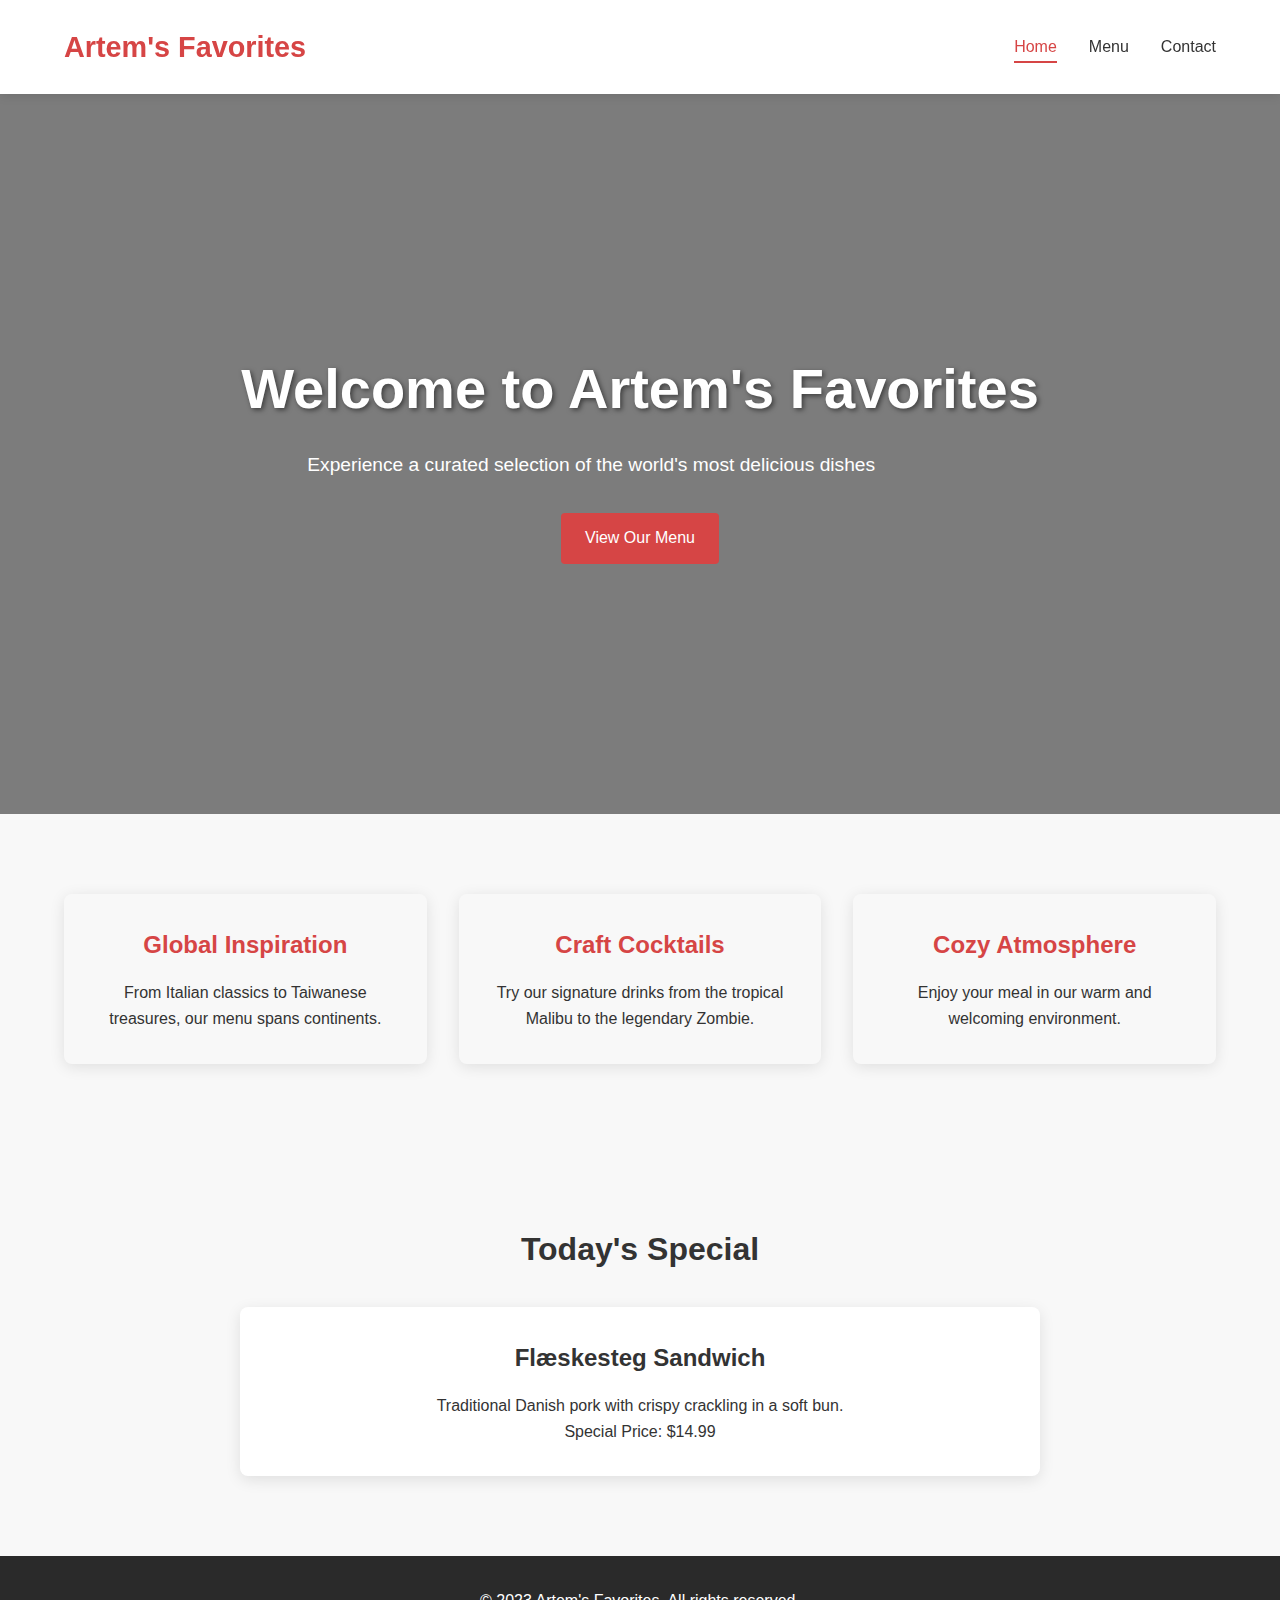
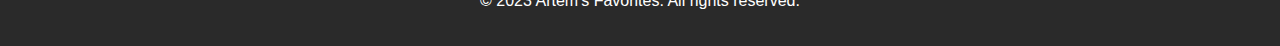
<file: index.html>
<!DOCTYPE html>
<html lang="en">
<head>
    <meta charset="UTF-8">
    <meta name="viewport" content="width=device-width, initial-scale=1.0">
    <title>Artem's Favorites - Home</title>
    <link rel="stylesheet" href="css/styles.css">
</head>
<body>
    <header>
        <div class="logo">Artem's Favorites</div>
        <nav>
            <ul>
                <li><a href="index.html" class="active">Home</a></li>
                <li><a href="menu.html">Menu</a></li>
                <li><a href="contact.html">Contact</a></li>
            </ul>
        </nav>
    </header>

    <section class="hero">
        <div class="hero-content">
            <h1>Welcome to Artem's Favorites</h1>
            <p>Experience a curated selection of the world's most delicious dishes</p>
            <a href="menu.html" class="btn">View Our Menu</a>
        </div>
    </section>

    <section class="features">
        <div class="feature">
            <h2>Global Inspiration</h2>
            <p>From Italian classics to Taiwanese treasures, our menu spans continents.</p>
        </div>
        <div class="feature">
            <h2>Craft Cocktails</h2>
            <p>Try our signature drinks from the tropical Malibu to the legendary Zombie.</p>
        </div>
        <div class="feature">
            <h2>Cozy Atmosphere</h2>
            <p>Enjoy your meal in our warm and welcoming environment.</p>
        </div>
    </section>

    <section class="highlight" id="dish-highlight">
        <h2>Today's Special</h2>
        <div class="dish-card">
            <div class="dish-info">
                <h3>Chef's Special</h3>
                <p>Loading today's recommendation...</p>
            </div>
        </div>
    </section>

    <footer>
        <p>&copy; 2023 Artem's Favorites. All rights reserved.</p>
    </footer>

    <script src="js/script.js"></script>
</body>
</html>
</file>
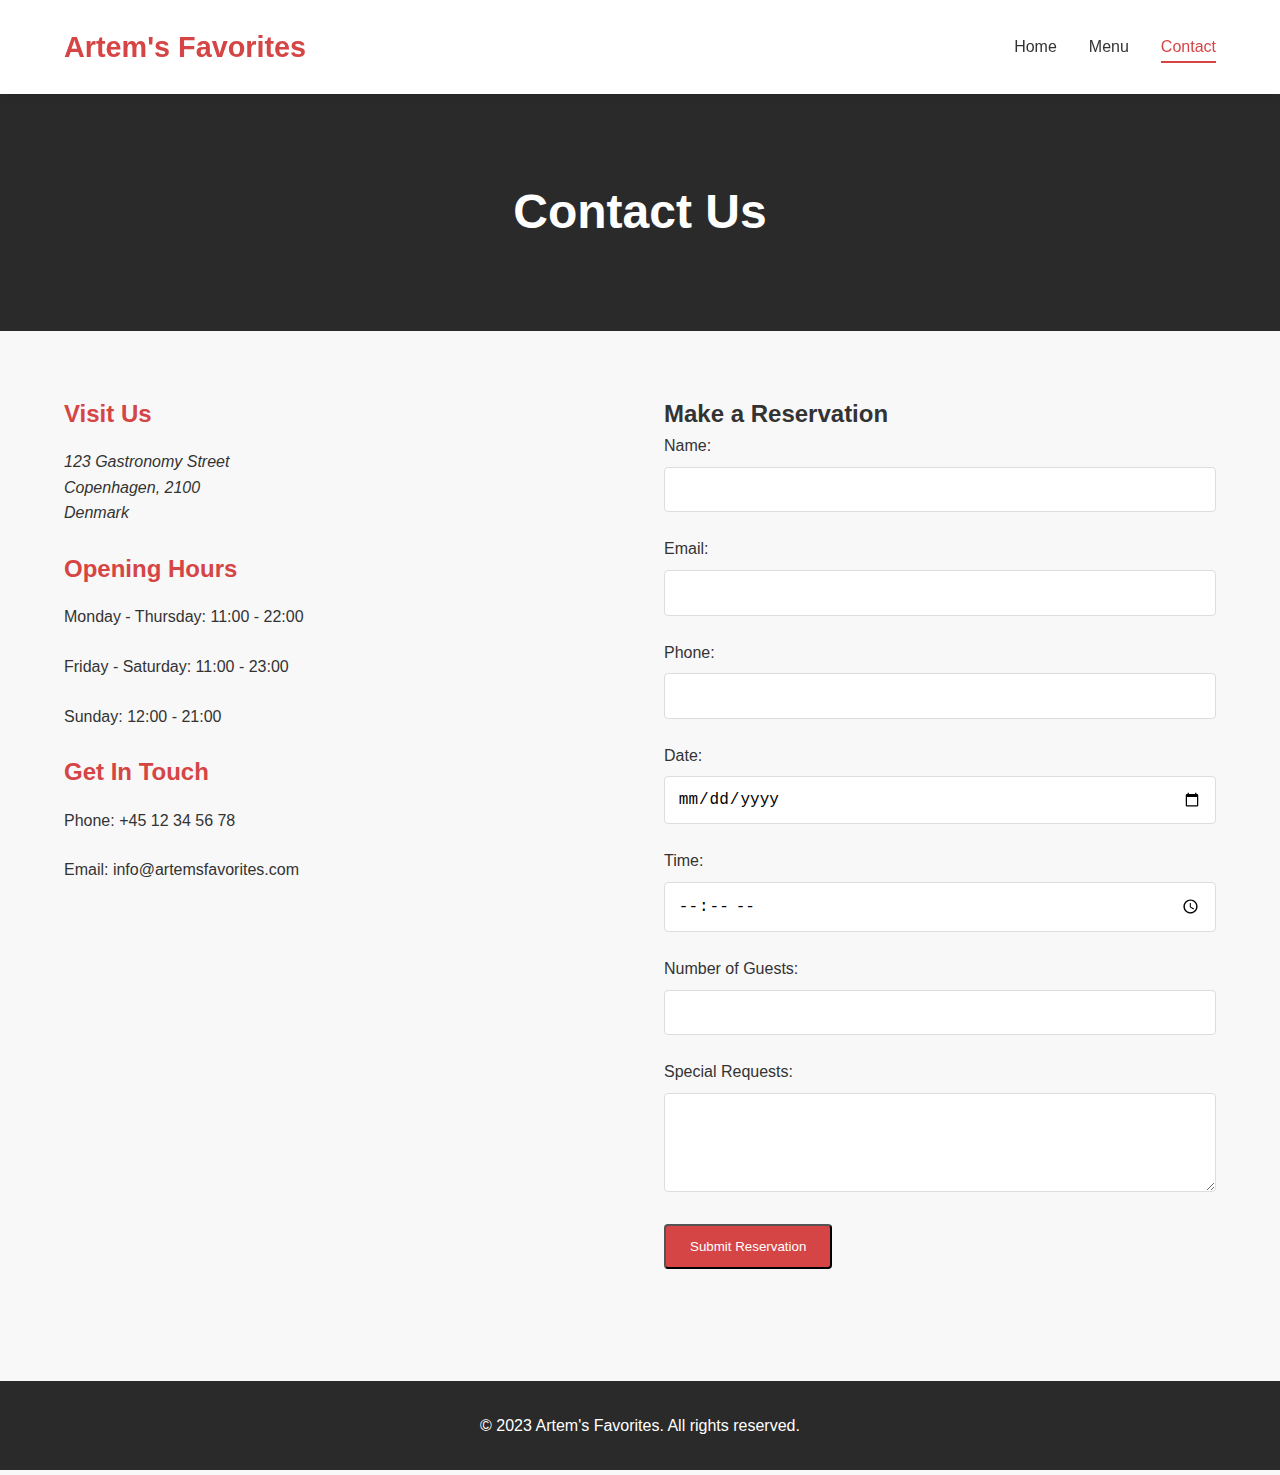
<file: contact.html>
<!DOCTYPE html>
<html lang="en">
<head>
    <meta charset="UTF-8">
    <meta name="viewport" content="width=device-width, initial-scale=1.0">
    <title>Artem's Favorites - Contact</title>
    <link rel="stylesheet" href="css/styles.css">
</head>
<body>
    <header>
        <div class="logo">Artem's Favorites</div>
        <nav>
            <ul>
                <li><a href="index.html">Home</a></li>
                <li><a href="menu.html">Menu</a></li>
                <li><a href="contact.html" class="active">Contact</a></li>
            </ul>
        </nav>
    </header>

    <section class="page-title">
        <h1>Contact Us</h1>
    </section>

    <section class="contact-container">
        <div class="contact-info">
            <h2>Visit Us</h2>
            <address>
                123 Gastronomy Street<br>
                Copenhagen, 2100<br>
                Denmark
            </address>
            
            <h2>Opening Hours</h2>
            <p>Monday - Thursday: 11:00 - 22:00</p>
            <p>Friday - Saturday: 11:00 - 23:00</p>
            <p>Sunday: 12:00 - 21:00</p>
            
            <h2>Get In Touch</h2>
            <p>Phone: +45 12 34 56 78</p>
            <p>Email: info@artemsfavorites.com</p>
        </div>
        
        <div class="contact-form">
            <h2>Make a Reservation</h2>
            <form id="reservation-form">
                <div class="form-group">
                    <label for="name">Name:</label>
                    <input type="text" id="name" name="name" required>
                </div>
                
                <div class="form-group">
                    <label for="email">Email:</label>
                    <input type="email" id="email" name="email" required>
                </div>
                
                <div class="form-group">
                    <label for="phone">Phone:</label>
                    <input type="tel" id="phone" name="phone">
                </div>
                
                <div class="form-group">
                    <label for="date">Date:</label>
                    <input type="date" id="date" name="date" required>
                </div>
                
                <div class="form-group">
                    <label for="time">Time:</label>
                    <input type="time" id="time" name="time" required>
                </div>
                
                <div class="form-group">
                    <label for="guests">Number of Guests:</label>
                    <input type="number" id="guests" name="guests" min="1" max="12" required>
                </div>
                
                <div class="form-group">
                    <label for="message">Special Requests:</label>
                    <textarea id="message" name="message" rows="4"></textarea>
                </div>
                
                <button type="submit" class="btn">Submit Reservation</button>
            </form>
            <div id="form-message"></div>
        </div>
    </section>

    <footer>
        <p>&copy; 2023 Artem's Favorites. All rights reserved.</p>
    </footer>

    <script src="js/script.js"></script>
</body>
</html>
</file>
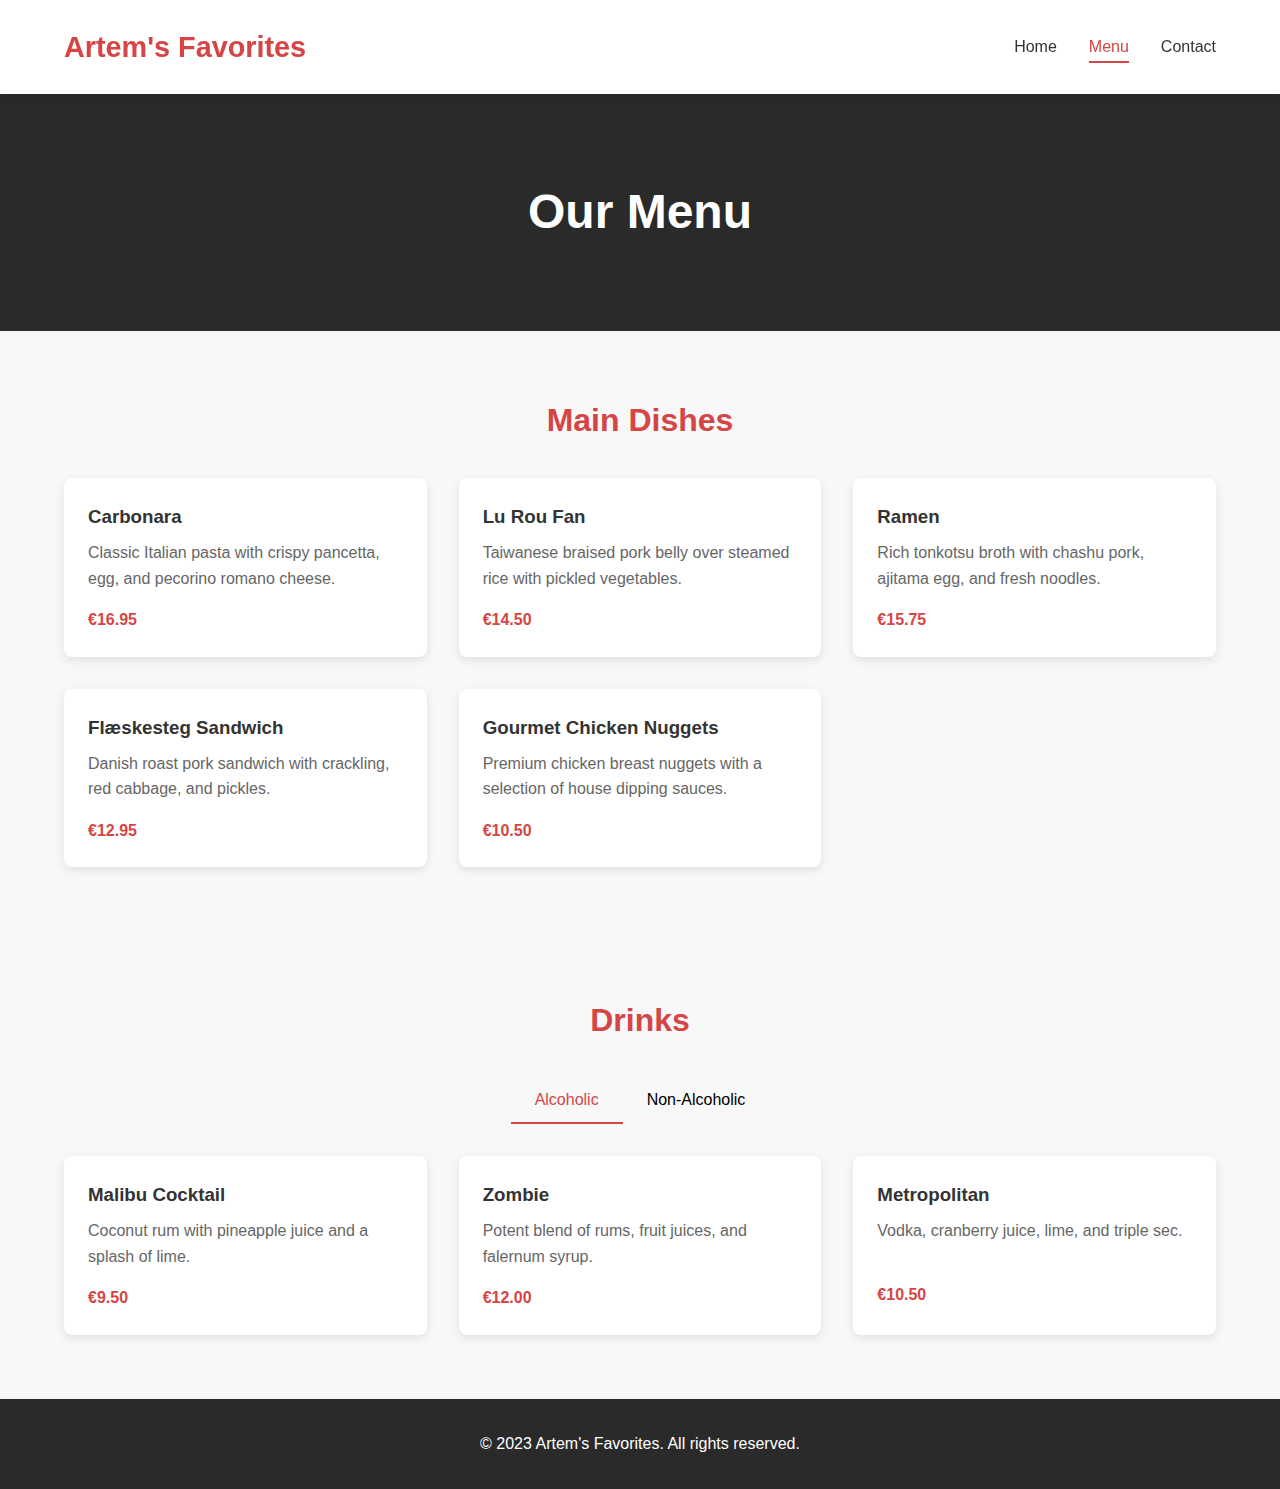
<file: menu.html>
<!DOCTYPE html>
<html lang="en">
<head>
    <meta charset="UTF-8">
    <meta name="viewport" content="width=device-width, initial-scale=1.0">
    <title>Artem's Favorites - Menu</title>
    <link rel="stylesheet" href="css/styles.css">
</head>
<body>
    <header>
        <div class="logo">Artem's Favorites</div>
        <nav>
            <ul>
                <li><a href="index.html">Home</a></li>
                <li><a href="menu.html" class="active">Menu</a></li>
                <li><a href="contact.html">Contact</a></li>
            </ul>
        </nav>
    </header>

    <section class="page-title">
        <h1>Our Menu</h1>
    </section>

    <section class="menu-section">
        <h2>Main Dishes</h2>
        <div class="menu-grid">
            <div class="menu-item" data-item="carbonara">
                <h3>Carbonara</h3>
                <p class="description">Classic Italian pasta with crispy pancetta, egg, and pecorino romano cheese.</p>
                <p class="price">€16.95</p>
            </div>
            <div class="menu-item" data-item="lu-rou-fan">
                <h3>Lu Rou Fan</h3>
                <p class="description">Taiwanese braised pork belly over steamed rice with pickled vegetables.</p>
                <p class="price">€14.50</p>
            </div>
            <div class="menu-item" data-item="ramen">
                <h3>Ramen</h3>
                <p class="description">Rich tonkotsu broth with chashu pork, ajitama egg, and fresh noodles.</p>
                <p class="price">€15.75</p>
            </div>
            <div class="menu-item" data-item="flaeskesteg">
                <h3>Flæskesteg Sandwich</h3>
                <p class="description">Danish roast pork sandwich with crackling, red cabbage, and pickles.</p>
                <p class="price">€12.95</p>
            </div>
            <div class="menu-item" data-item="chicken-nuggets">
                <h3>Gourmet Chicken Nuggets</h3>
                <p class="description">Premium chicken breast nuggets with a selection of house dipping sauces.</p>
                <p class="price">€10.50</p>
            </div>
        </div>
    </section>

    <section class="menu-section">
        <h2>Drinks</h2>
        <div class="menu-tabs">
            <button class="tab-btn active" data-tab="alcoholic">Alcoholic</button>
            <button class="tab-btn" data-tab="non-alcoholic">Non-Alcoholic</button>
        </div>
        
        <div class="tab-content active" id="alcoholic">
            <div class="menu-grid">
                <div class="menu-item">
                    <h3>Malibu Cocktail</h3>
                    <p class="description">Coconut rum with pineapple juice and a splash of lime.</p>
                    <p class="price">€9.50</p>
                </div>
                <div class="menu-item">
                    <h3>Zombie</h3>
                    <p class="description">Potent blend of rums, fruit juices, and falernum syrup.</p>
                    <p class="price">€12.00</p>
                </div>
                <div class="menu-item">
                    <h3>Metropolitan</h3>
                    <p class="description">Vodka, cranberry juice, lime, and triple sec.</p>
                    <p class="price">€10.50</p>
                </div>
            </div>
        </div>
        
        <div class="tab-content" id="non-alcoholic">
            <div class="menu-grid">
                <div class="menu-item">
                    <h3>Faxe Kondi</h3>
                    <p class="description">Refreshing Danish lemon-lime soda.</p>
                    <p class="price">€3.50</p>
                </div>
                <div class="menu-item">
                    <h3>Black Tea</h3>
                    <p class="description">Premium loose-leaf black tea, served hot or cold.</p>
                    <p class="price">€4.00</p>
                </div>
                <div class="menu-item">
                    <h3>Dark Roast Coffee</h3>
                    <p class="description">Rich, aromatic coffee from ethically sourced beans.</p>
                    <p class="price">€4.50</p>
                </div>
            </div>
        </div>
    </section>

    <footer>
        <p>&copy; 2023 Artem's Favorites. All rights reserved.</p>
    </footer>

    <script src="js/script.js"></script>
</body>
</html>
</file>
<file: css/styles.css>
/* General Styles */
:root {
    --primary-color: #d64545;
    --secondary-color: #2a2a2a;
    --accent-color: #f8c949;
    --light-color: #f8f8f8;
    --dark-color: #333333;
}

* {
    margin: 0;
    padding: 0;
    box-sizing: border-box;
}

body {
    font-family: 'Segoe UI', Tahoma, Geneva, Verdana, sans-serif;
    line-height: 1.6;
    color: var(--dark-color);
    background-color: var(--light-color);
}

a {
    text-decoration: none;
    color: inherit;
}

/* Header Styles */
header {
    display: flex;
    justify-content: space-between;
    align-items: center;
    padding: 1.5rem 5%;
    background-color: white;
    box-shadow: 0 2px 10px rgba(0, 0, 0, 0.1);
    position: sticky;
    top: 0;
    z-index: 100;
}

.logo {
    font-size: 1.8rem;
    font-weight: bold;
    color: var(--primary-color);
}

nav ul {
    display: flex;
    list-style-type: none;
}

nav ul li {
    margin-left: 2rem;
}

nav ul li a {
    font-weight: 500;
    transition: color 0.3s ease;
    padding: 0.5rem 0;
    position: relative;
}

nav ul li a:hover, nav ul li a.active {
    color: var(--primary-color);
}

nav ul li a::after {
    content: '';
    position: absolute;
    bottom: 0;
    left: 0;
    width: 0;
    height: 2px;
    background-color: var(--primary-color);
    transition: width 0.3s ease;
}

nav ul li a:hover::after, nav ul li a.active::after {
    width: 100%;
}

/* Hero Section */
.hero {
    height: 80vh;
    background: linear-gradient(rgba(0, 0, 0, 0.5), rgba(0, 0, 0, 0.5)), url('https://source.unsplash.com/random/1600x900/?restaurant,food') no-repeat center center/cover;
    display: flex;
    align-items: center;
    justify-content: center;
    text-align: center;
    color: white;
}

.hero-content h1 {
    font-size: 3.5rem;
    margin-bottom: 1rem;
    text-shadow: 2px 2px 5px rgba(0, 0, 0, 0.5);
}

.hero-content p {
    font-size: 1.2rem;
    margin-bottom: 2rem;
    max-width: 700px;
}

.btn {
    display: inline-block;
    padding: 0.8rem 1.5rem;
    background-color: var(--primary-color);
    color: white;
    border-radius: 4px;
    font-weight: 500;
    transition: all 0.3s ease;
}

.btn:hover {
    background-color: #b53535;
    transform: translateY(-3px);
}

/* Features Section */
.features {
    display: grid;
    grid-template-columns: repeat(3, 1fr);
    gap: 2rem;
    padding: 5rem 5%;
}

.feature {
    text-align: center;
    padding: 2rem;
    border-radius: 8px;
    box-shadow: 0 3px 15px rgba(0, 0, 0, 0.1);
    transition: transform 0.3s ease;
}

.feature:hover {
    transform: translateY(-10px);
}

.feature h2 {
    margin-bottom: 1rem;
    color: var(--primary-color);
}

/* Highlight Section */
.highlight {
    background-color: #f8f8f8;
    padding: 5rem 5%;
    text-align: center;
}

.highlight h2 {
    margin-bottom: 2rem;
    font-size: 2rem;
}

.dish-card {
    max-width: 800px;
    margin: 0 auto;
    background-color: white;
    border-radius: 8px;
    overflow: hidden;
    box-shadow: 0 4px 15px rgba(0, 0, 0, 0.1);
    transition: transform 0.3s ease;
}

.dish-card:hover {
    transform: translateY(-5px);
}

.dish-info {
    padding: 2rem;
}

.dish-info h3 {
    margin-bottom: 1rem;
    font-size: 1.5rem;
}

/* Menu Page */
.page-title {
    background-color: var(--secondary-color);
    padding: 5rem 5%;
    text-align: center;
    color: white;
}

.page-title h1 {
    font-size: 3rem;
}

.menu-section {
    padding: 4rem 5%;
}

.menu-section h2 {
    text-align: center;
    margin-bottom: 2rem;
    font-size: 2rem;
    color: var(--primary-color);
}

.menu-grid {
    display: grid;
    grid-template-columns: repeat(auto-fill, minmax(280px, 1fr));
    gap: 2rem;
}

.menu-item {
    background-color: white;
    padding: 1.5rem;
    border-radius: 8px;
    box-shadow: 0 3px 10px rgba(0, 0, 0, 0.1);
    transition: transform 0.3s ease;
    cursor: pointer;
}

.menu-item:hover {
    transform: translateY(-5px);
}

.menu-item h3 {
    color: var(--dark-color);
    margin-bottom: 0.5rem;
}

.menu-item .description {
    color: #666;
    margin-bottom: 1rem;
    min-height: 3rem;
}

.menu-item .price {
    font-weight: bold;
    color: var(--primary-color);
}

.menu-tabs {
    display: flex;
    justify-content: center;
    margin-bottom: 2rem;
}

.tab-btn {
    padding: 0.8rem 1.5rem;
    background: none;
    border: none;
    font-size: 1rem;
    font-weight: 500;
    cursor: pointer;
    transition: all 0.3s ease;
    border-bottom: 2px solid transparent;
}

.tab-btn.active {
    color: var(--primary-color);
    border-bottom: 2px solid var(--primary-color);
}

.tab-content {
    display: none;
}

.tab-content.active {
    display: block;
}

/* Contact Page */
.contact-container {
    display: grid;
    grid-template-columns: 1fr 1fr;
    gap: 3rem;
    padding: 4rem 5%;
}

.contact-info h2 {
    margin-bottom: 1rem;
    color: var(--primary-color);
}

.contact-info p, .contact-info address {
    margin-bottom: 1.5rem;
}

.form-group {
    margin-bottom: 1.5rem;
}

.form-group label {
    display: block;
    margin-bottom: 0.5rem;
    font-weight: 500;
}

.form-group input, .form-group textarea {
    width: 100%;
    padding: 0.8rem;
    border: 1px solid #ddd;
    border-radius: 4px;
    font-size: 1rem;
}

.form-group textarea {
    resize: vertical;
}

#form-message {
    margin-top: 1rem;
    padding: 1rem;
    border-radius: 4px;
}

#form-message.success {
    background-color: #d4edda;
    color: #155724;
}

#form-message.error {
    background-color: #f8d7da;
    color: #721c24;
}

/* Footer */
footer {
    background-color: var(--secondary-color);
    color: white;
    text-align: center;
    padding: 2rem;
}

/* Responsive Styles */
@media screen and (max-width: 768px) {
    .features {
        grid-template-columns: 1fr;
    }

    .contact-container {
        grid-template-columns: 1fr;
    }
    
    .hero-content h1 {
        font-size: 2.5rem;
    }
}
</file>
